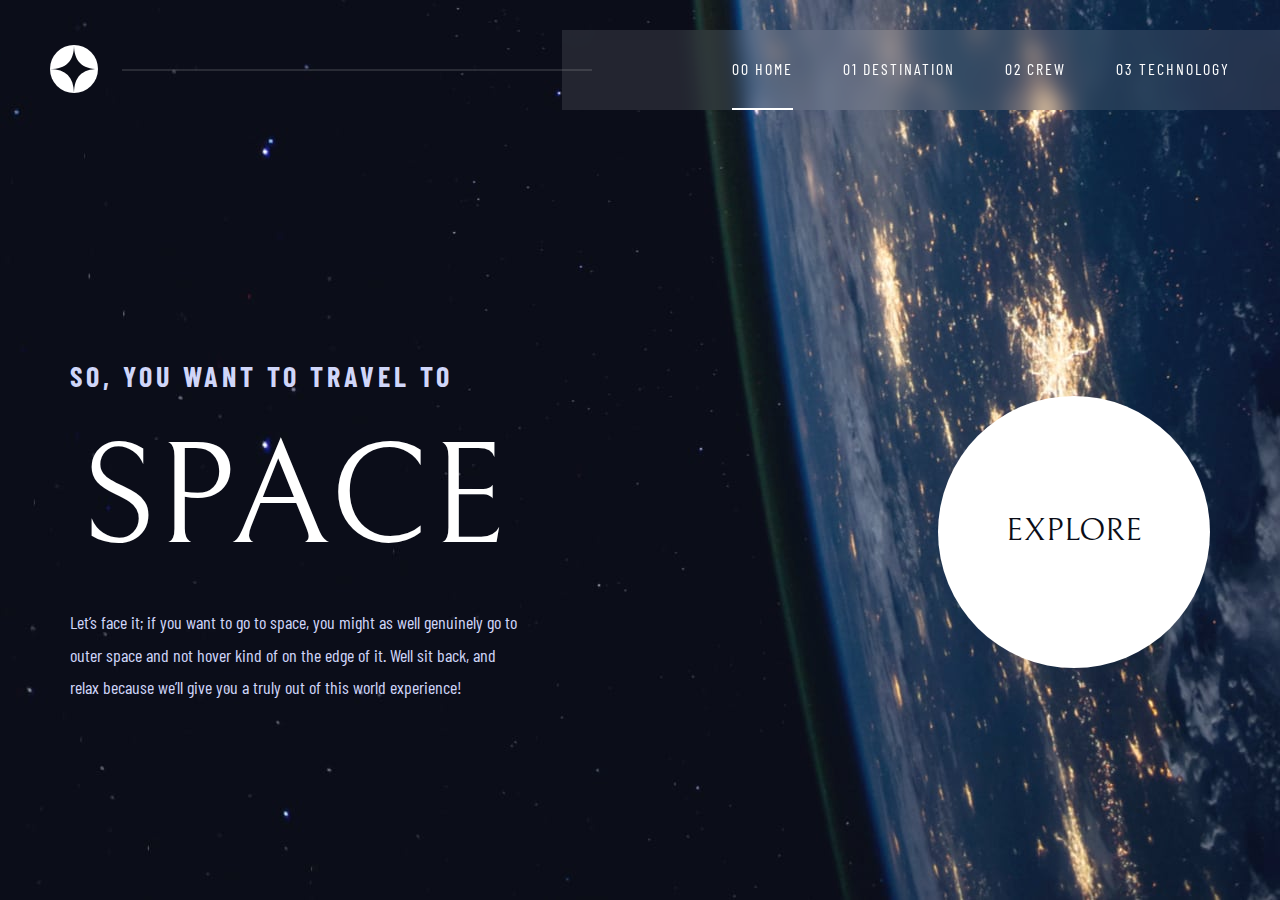
<file: index.html>
<!DOCTYPE html>
<html lang="en">
  <head>
    <meta charset="UTF-8" />
    <meta name="viewport" content="width=device-width, initial-scale=1.0" />
    <!-- Fonts -->
    <link rel="preconnect" href="https://fonts.googleapis.com" />
    <link rel="preconnect" href="https://fonts.gstatic.com" crossorigin />
    <link
      href="https://fonts.googleapis.com/css2?family=Barlow+Condensed&family=Bellefair&display=swap"
      rel="stylesheet"
    />
    <!-- Icons -->
    <link rel="stylesheet" href="./assets/css/all.min.css" />
    <!-- Normalize css -->
    <link rel="stylesheet" href="./assets/css/Normalize.css" />
    <!-- Main Style File -->
    <link rel="stylesheet" href="./assets/css/style.css" />
    <title>Space Tourism website</title>
  </head>
  <body>
    <section class="home">
      <header>
        <nav>
          <div class="logo">
            <a href="index.html"
              ><img src="./assets/images/shared/logo.svg" alt="Logo"
            /></a>
          </div>
          <div class="links-container">
            <ul class="links">
              <li class="active"><a href="./index.html">00 Home</a></li>
              <li><a href="destination.html">01 Destination</a></li>
              <li><a href="crew.html">02 Crew</a></li>
              <li><a href="technology.html">03 Technology</a></li>
              <i class="fa-solid fa-x close" style="color: #ffffff"></i>
            </ul>
            <i class="fa-solid fa-bars menu"></i>
          </div>
        </nav>
      </header>
      <main>
        <div class="container">
          <div class="info">
            <h4>So, you want to travel to</h4>
            <h1>SPACE</h1>
            <p>
              Let’s face it; if you want to go to space, you might as well
              genuinely go to outer space and not hover kind of on the edge of
              it. Well sit back, and relax because we’ll give you a truly out of
              this world experience!
            </p>
          </div>
          <a href="destination.html" class="explore">Explore</a>
        </div>
      </main>
    </section>
    <script src="./assets/js/main.js"></script>
  </body>
</html>
</file>
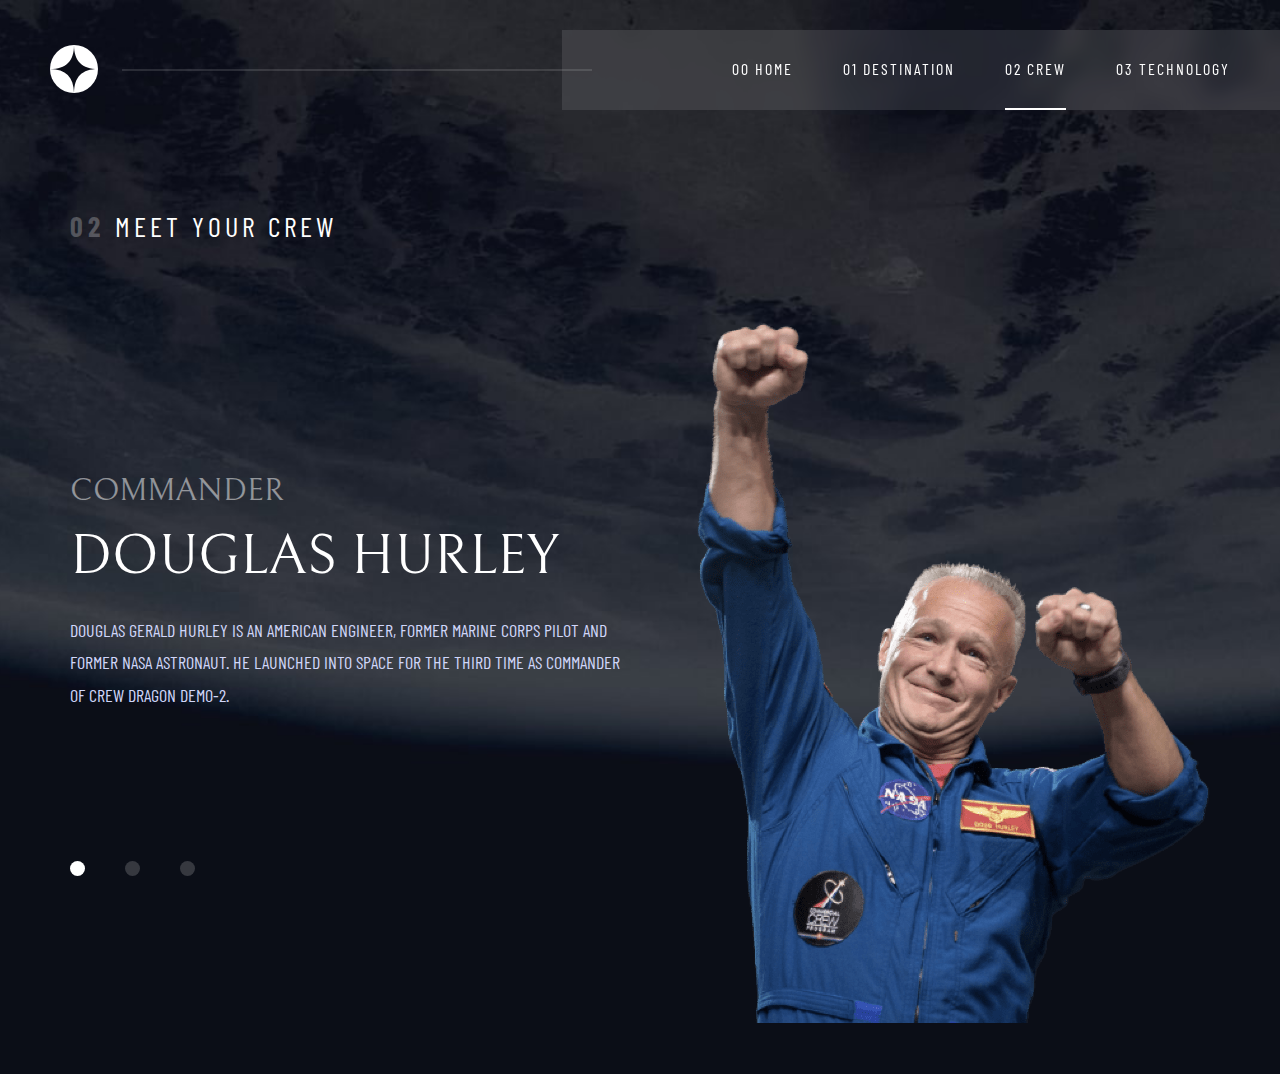
<file: crew.html>
<!DOCTYPE html>
<html lang="en">
  <head>
    <meta charset="UTF-8" />
    <meta name="viewport" content="width=device-width, initial-scale=1.0" />
    <!-- Fonts -->
    <link rel="preconnect" href="https://fonts.googleapis.com" />
    <link rel="preconnect" href="https://fonts.gstatic.com" crossorigin />
    <link
      href="https://fonts.googleapis.com/css2?family=Barlow+Condensed&family=Bellefair&display=swap"
      rel="stylesheet"
    />
    <!-- Icons -->
    <link rel="stylesheet" href="./assets/css/all.min.css" />
    <!-- Normalize css -->
    <link rel="stylesheet" href="./assets/css/Normalize.css" />
    <!-- Main Style File -->
    <link rel="stylesheet" href="./assets/css/style.css" />
    <title>Space Tourism website</title>
  </head>
  <body>
    <section class="crew">
      <header>
        <nav>
          <div class="logo">
            <a href="index.html"
              ><img src="./assets/images/shared/logo.svg" alt="Logo"
            /></a>
          </div>
          <div class="links-container">
            <ul class="links">
              <li><a href="index.html">00 Home</a></li>
              <li><a href="destination.html">01 Destination</a></li>
              <li class="active"><a href="crew.html">02 Crew</a></li>
              <li><a href="technology.html">03 Technology</a></li>
              <i class="fa-solid fa-x close" style="color: #ffffff"></i>
            </ul>
            <i class="fa-solid fa-bars menu"></i>
          </div>
        </nav>
      </header>
      <div class="container">
        <div class="title"><span>02 </span>meet your crew</div>
        <div class="content">
          <div class="info">
            <h2></h2>
            <h1></h1>
            <p></p>
            <ul class="bullets">
              <li class="bullet active"></li>
              <li class="bullet"></li>
              <li class="bullet"></li>
            </ul>
          </div>
          <div class="image">
            <img src="" alt="" />
          </div>
        </div>
      </div>
    </section>
    <script src="./assets/js/main.js"></script>
  </body>
</html>
</file>
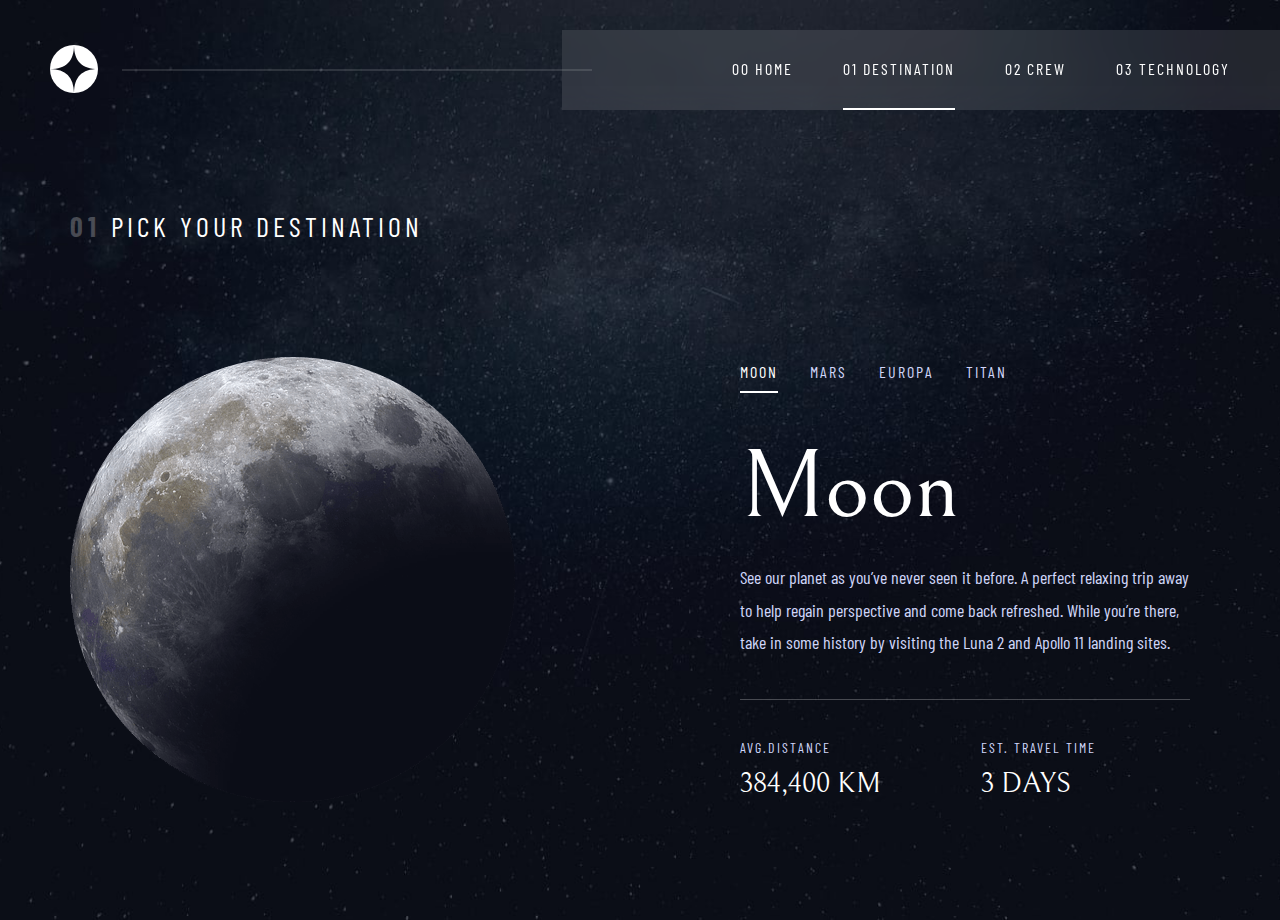
<file: destination.html>
<!DOCTYPE html>
<html lang="en">
  <head>
    <meta charset="UTF-8" />
    <meta name="viewport" content="width=device-width, initial-scale=1.0" />
    <!-- Fonts -->
    <link rel="preconnect" href="https://fonts.googleapis.com" />
    <link rel="preconnect" href="https://fonts.gstatic.com" crossorigin />
    <link
      href="https://fonts.googleapis.com/css2?family=Barlow+Condensed&family=Bellefair&display=swap"
      rel="stylesheet"
    />
    <!-- Icons -->
    <link rel="stylesheet" href="./assets/css/all.min.css" />
    <!-- Normalize css -->
    <link rel="stylesheet" href="./assets/css/Normalize.css" />
    <!-- Main Style File -->
    <link rel="stylesheet" href="./assets/css/style.css" />
    <title>Space Tourism website</title>
  </head>
  <body>
    <section class="destination">
      <header>
        <nav>
          <div class="logo">
            <a href="index.html"
              ><img src="assets/images/shared/logo.svg" alt="Logo"
            /></a>
          </div>
          <div class="links-container">
            <ul class="links">
              <li><a href="index.html">00 Home</a></li>
              <li class="active">
                <a href="destination.html">01 Destination</a>
              </li>
              <li><a href="crew.html">02 Crew</a></li>
              <li><a href="technology.html">03 Technology</a></li>
              <i class="fa-solid fa-x close" style="color: #ffffff"></i>
            </ul>
            <i class="fa-solid fa-bars menu"></i>
          </div>
        </nav>
      </header>
      <main>
        <div class="container">
          <div class="title"><span>01 </span>PICK YOUR DESTINATION</div>
          <div class="content">
            <div class="image"><img src="" alt="" /></div>
            <div class="info">
              <div class="tabs">
                <div class="tab active">Moon</div>
                <div class="tab">Mars</div>
                <div class="tab">Europa</div>
                <div class="tab">Titan</div>
              </div>
              <h1></h1>
              <p></p>
              <span class="line"></span>
              <div class="numbers">
                <div class="distance">
                  <span>AVG.DISTANCE</span>
                  <span></span>
                </div>
                <div class="time">
                  <span>Est. travel time</span>
                  <span></span>
                </div>
              </div>
            </div>
          </div>
        </div>
      </main>
    </section>

    <script src="./assets/js/main.js"></script>
  </body>
</html>
</file>
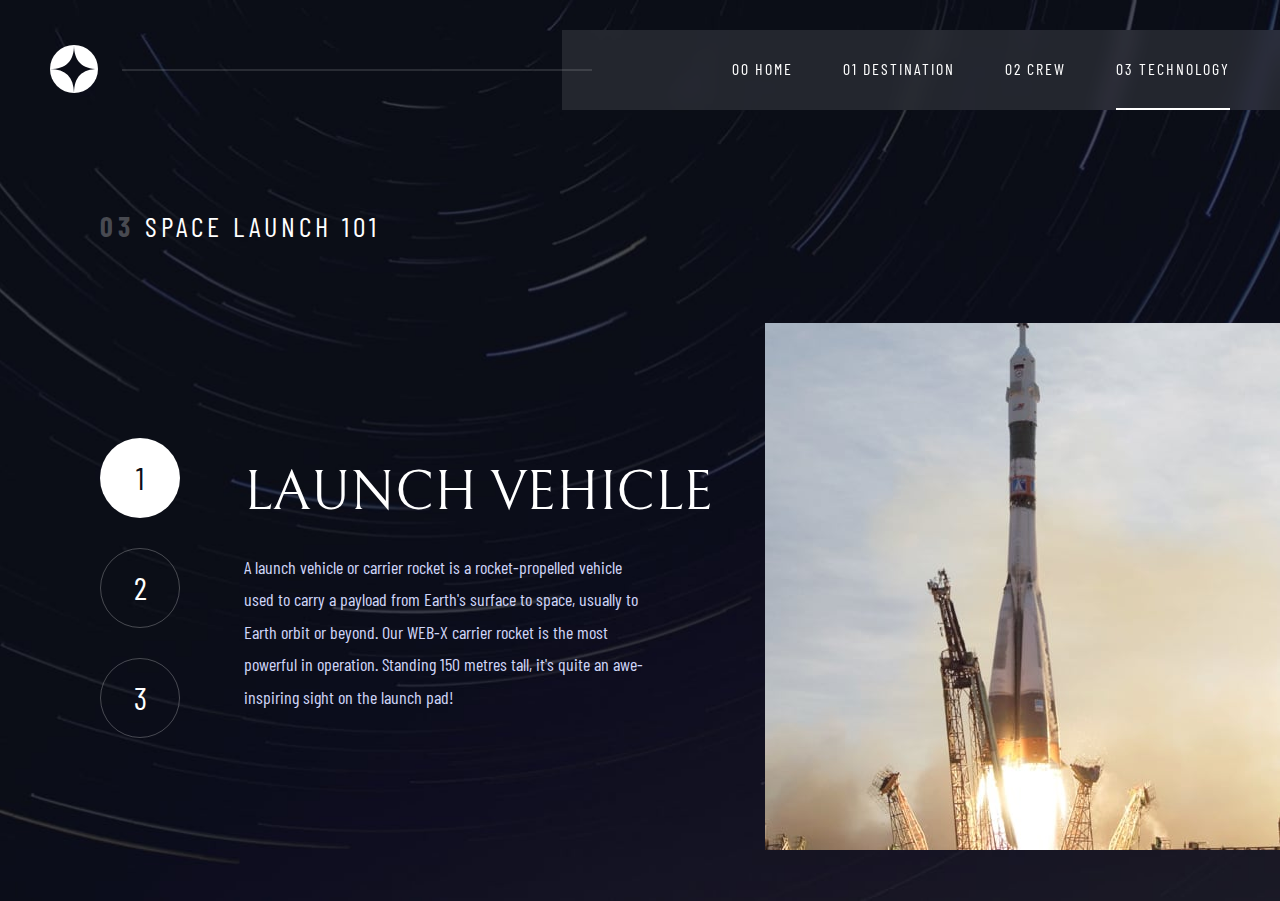
<file: technology.html>
<!DOCTYPE html>
<html lang="en">
  <head>
    <meta charset="UTF-8" />
    <meta name="viewport" content="width=device-width, initial-scale=1.0" />
    <!-- Fonts -->
    <link rel="preconnect" href="https://fonts.googleapis.com" />
    <link rel="preconnect" href="https://fonts.gstatic.com" crossorigin />
    <link
      href="https://fonts.googleapis.com/css2?family=Barlow+Condensed&family=Bellefair&display=swap"
      rel="stylesheet"
    />
    <!-- Icons -->
    <link rel="stylesheet" href="./assets/css/all.min.css" />
    <!-- Normalize css -->
    <link rel="stylesheet" href="./assets/css/Normalize.css" />
    <!-- Main Style File -->
    <link rel="stylesheet" href="./assets/css/style.css" />
    <title>Space Tourism website</title>
  </head>
  <body>
    <section class="technology">
      <header>
        <nav>
          <div class="logo">
            <a href="index.html"
              ><img src="./assets/images/shared/logo.svg" alt="Logo"
            /></a>
          </div>
          <div class="links-container">
            <ul class="links">
              <li><a href="index.html">00 Home</a></li>
              <li><a href="destination.html">01 Destination</a></li>
              <li><a href="crew.html">02 Crew</a></li>
              <li class="active">
                <a href="technology.html">03 Technology</a>
              </li>
              <i class="fa-solid fa-x close" style="color: #ffffff"></i>
            </ul>
            <i class="fa-solid fa-bars menu"></i>
          </div>
        </nav>
      </header>
      <div class="title"><span>03 </span>Space Launch 101</div>
      <div class="content">
        <div class="info">
          <div class="options">
            <div class="option active">1</div>
            <div class="option">2</div>
            <div class="option">3</div>
          </div>
          <div class="text">
            <h2></h2>
            <h1></h1>
            <p></p>
          </div>
        </div>
        <div class="image">
          <img src="" alt="" />
        </div>
      </div>
    </section>
    <script src="./assets/js/main.js"></script>
  </body>
</html>
</file>
<file: assets/css/style.css>
:root {
  --color-1: #0b0d17;
  --color-2: #d0d6f9;
}
* {
  -webkit-box-sizing: border-box;
  -moz-box-sizing: border-box;
  box-sizing: border-box;
}
html {
  scroll-behavior: smooth;
}
body {
  font-family: "Barlow Condensed", serif;
  margin: 0;
}
h1,
h2 {
  font-family: "Bellefair", serif;
}
a {
  text-decoration: none;
  color: white;
}
ul {
  list-style: none;
  padding: 0;
  margin: 0;
}
::-webkit-scrollbar {
  width: 15px;
}
::-webkit-scrollbar-track {
  background-color: var(--color-1);
}
::-webkit-scrollbar-thumb {
  background-color: var(--color-2);
}
::-webkit-scrollbar-thumb:hover {
  background-color: white;
}

/* --------------- The Container ----------------- */
.container {
  padding-left: 15px;
  padding-right: 15px;
  margin-left: auto;
  margin-right: auto;
}
/* Mobile */
@media (min-width: 576px) {
  .container {
    width: 560px;
  }
}
/* Small */
@media (min-width: 768px) {
  .container {
    width: 750px;
  }
}
/* Medium */
@media (min-width: 992px) {
  .container {
    width: 970px;
  }
}
/* Large */
@media (min-width: 1200px) {
  .container {
    width: 1170px;
  }
}
/* Extra Large */
@media (min-width: 1400px) {
  .container {
    width: 1320px;
  }
}
/* ----------------------------------------------- */

/* Start Header For All Pages */
header {
  padding-top: 30px;
}
header nav {
  display: flex;
  align-items: center;
  justify-content: space-between;
}
header nav .logo {
  padding-left: 50px;
  z-index: 2;
}
@media (min-width: 768px) {
  header nav .links {
    background-color: rgba(255, 255, 255, 0.1);
    backdrop-filter: blur(10px);
    display: flex;
    align-items: center;
    gap: 50px;
    position: relative;
    padding-right: 50px;
    padding-left: 170px;
  }
}
@media (max-width: 991px) {
  header nav .links {
    gap: 30px;
  }
}
header nav .links::before {
  content: "";
  height: 1px;
  width: 470px;
  max-width: 100%;
  background-color: rgb(255 255 255 / 25%);
  position: absolute;
  top: 50%;
  transform: translateY(-50%);
  left: -440px;
}
@media (max-width: 991px) {
  header nav .links::before {
    display: none;
  }
}
nav .links li a {
  letter-spacing: 2px;
  text-transform: uppercase;
  position: relative;
  padding: 30px 0px;
  border-bottom: 2px solid transparent;
  transition: 0.3s;
  display: block;
}

nav .links li.active a {
  border-bottom: 2px solid white;
}
nav .links li:not(.active):hover a {
  border-bottom: 2px solid rgba(255, 255, 255, 0.6);
}
nav .links.special li.active a {
  border: none;
  border-right: 6px solid white;
}
nav .links.special li:not(.active):hover a {
  border-bottom: 2px solid transparent;
}

nav .menu {
  display: none;
  color: white;
  padding-right: 40px;
  font-size: 40px;
  cursor: pointer;
}
nav .close {
  display: none;
  position: absolute;
  top: 30px;
  right: 30px;
  font-size: 30px;
  cursor: pointer;
  color: var(--color-2);
}
@media (max-width: 767px) {
  nav .links {
    display: none;
  }
  nav .links.special {
    position: absolute;
    right: 0;
    top: 0;
    padding: 100px 0px 30px 30px;
    background-color: rgba(255, 255, 255, 0.1);
    backdrop-filter: blur(15px);
    color: white;
    display: block;
    width: 70%;
    height: 100%;
    a {
      padding: 10px 0;
      margin: 20px 0;
      display: block;
    }
  }
  nav .menu,
  nav .close {
    display: block;
  }
}
@media (max-width: 575px) {
  header nav .logo {
    padding-left: 20px;
  }
  nav .menu {
    padding-right: 20px;
  }
}
/* End Header For All Pages */
/* ================================================================== */
/* Start Home Page */
.home {
  background-image: url("../images/home/background-home-desktop.jpg");
  background-position: center;
  background-size: cover;
  padding-bottom: 128px;
  min-height: 100dvh;
}
@media (max-width: 767px) {
  .home {
    background-image: url("../images/home/background-home-tablet.jpg");
  }
}
@media (max-width: 575px) {
  .home {
    background-image: url("../images/home/background-home-mobile.jpg");
  }
}
.home main .container {
  display: flex;
  align-items: center;
  justify-content: space-between;
  margin-top: 250px;
}
@media (max-width: 767px) {
  .home main .container {
    flex-direction: column;
    text-align: center;
    gap: 50px;
    margin-top: 128px;
  }
}
.home main .info {
  max-width: 450px;
}
.home main .info h4 {
  color: var(--color-2);
  text-transform: uppercase;
  font-size: 28px;
  margin: 0;
  letter-spacing: 4px;
}
.home main .info h1 {
  color: white;
  font-size: 144px;
  font-weight: normal;
  margin: 0;
  margin-bottom: 24px;
  margin-top: 24px;
  margin-left: 10px;
}
.home main .info p {
  color: var(--color-2);
  font-size: 18px;
  line-height: 180%;
  margin: 0;
}
.home main .explore {
  display: block;
  font-family: "Bellefair", serif;
  border-radius: 50%;
  background-color: white;
  color: var(--color-1);
  text-transform: uppercase;
  font-size: 32px;
  width: 272px;
  height: 272px;
  display: flex;
  justify-content: center;
  align-items: center;
  cursor: pointer;
  transition: 0.3s;
}
.home main .explore:hover {
  box-shadow: 0 0 0 70px rgba(255, 255, 255, 0.15);
  color: rgb(11 13 23 / 50%);
}

@media (max-width: 575px) {
  .home main .container {
    margin-top: 50px;
  }
  .home main .info h4 {
    font-size: 16px;
  }
  .home main .info h1 {
    font-size: 80px;
  }
  .home main .info p {
    font-size: 15px;
  }
  .home main .explore {
    width: 144px;
    height: 144px;
    font-size: 18px;
  }
}
/* End Home Page */
/* ================================================================== */
/* Start Destination Page */
.destination {
  background-image: url("../images/destination/background-destination-desktop.jpg");
  background-position: center;
  background-size: cover;
  padding-bottom: 100px;
  min-height: 100dvh;
}
.destination .title {
  color: white;
  font-size: 28px;
  text-transform: uppercase;
  letter-spacing: 4px;
  margin: 100px 0;
  span {
    color: rgb(255 255 255 / 25%);
    font-weight: bold;
    letter-spacing: 4.7px;
  }
}
.destination .content {
  display: flex;
  justify-content: space-between;
  align-items: center;
  gap: 30px;
}
.destination .info {
  max-width: 600px;
  padding: 20px;
}
.destination .info .tabs {
  display: flex;
  gap: 32px;
  text-transform: uppercase;
  letter-spacing: 2px;
  margin-bottom: 40px;
}
.destination .info .tabs .tab {
  padding-bottom: 10px;
  cursor: pointer;
  color: var(--color-2);
}
.destination .info .tabs .tab:not(.active):hover {
  border-bottom: 2px solid var(--color-2);
}
.destination .info .tabs .tab.active {
  color: white;
  border-bottom: 2px solid white;
}
.destination .info h1 {
  color: white;
  font-size: 96px;
  margin: 0;
  margin-bottom: 16px;
  font-weight: normal;
}
.destination .info p {
  color: var(--color-2);
  font-size: 18px;
  margin-bottom: 40px;
  line-height: 180%;
  max-width: 450px;
}
.destination .info .line {
  background-color: rgb(255 255 255 / 25%);
  height: 1px;
  width: 100%;
  margin-bottom: 40px;
  display: block;
}
.destination .info .numbers {
  display: flex;
  align-items: center;
  gap: 100px;
  text-transform: uppercase;
}
.destination .info .distance span:first-of-type,
.destination .info .time span:first-of-type {
  font-size: 14px;
  letter-spacing: 2px;
  color: var(--color-2);
  display: block;
  margin-bottom: 12px;
}
.destination .info .distance span:nth-child(2),
.destination .info .time span:nth-child(2) {
  font-size: 28px;
  color: white;
  font-family: "Bellefair", serif;
}
@media (max-width: 991px) {
  .destination .content img {
    width: 400px;
  }
  .destination .content .numbers {
    gap: 0px;
    justify-content: space-between;
  }
}
@media (max-width: 767px) {
  .destination {
    background-image: url("../images/destination/background-destination-tablet.jpg");
    padding-bottom: 30px;
  }
  .destination .title {
    margin-bottom: 100px;
    font-size: 20px;
    margin-top: 50px;
  }
  .destination .content {
    flex-direction: column;
    text-align: center;
  }
  .destination .content .tabs {
    width: 100%;
    justify-content: center;
    margin-bottom: 24px;
  }
  .destination .content img {
    width: 300px;
  }
  .destination .content h1 {
    font-size: 80px;
  }
  .destination .info p,
  .destination .info .line {
    margin-bottom: 24px;
  }
  .destination .content .numbers {
    width: 100%;
    justify-content: center;
    gap: 100px;
  }
}
@media (max-width: 575px) {
  .destination {
    background-image: url("../images/destination/background-destination-mobile.jpg");
    padding-bottom: 30px;
  }
  .destination .title {
    text-align: center;
    font-size: 16px;
    margin-bottom: 80px;
  }
  .destination .content {
    flex-direction: column;
    text-align: center;
  }
  .destination .content .tabs {
    width: 100%;
    justify-content: center;
    margin-bottom: 24px;
    font-size: 14px;
  }
  .destination .content img {
    width: 150px;
  }
  .destination .content h1 {
    font-size: 56px;
  }
  .destination .info p,
  .destination .info .line {
    margin-bottom: 24px;
  }
  .destination .info p {
    font-size: 15px;
  }
  .destination .content .numbers {
    width: 100%;
    gap: 24px;
    flex-direction: column;
  }
}
/* End Destination Page */
/* ================================================================== */
/* Start Crew Page */
.crew {
  background-image: url("../images/crew/background-crew-desktop.jpg");
  background-position: center;
  background-size: cover;
  padding-bottom: 48px;
  min-height: 100dvh;
}
.crew .title {
  color: white;
  font-size: 28px;
  text-transform: uppercase;
  letter-spacing: 4px;
  margin: 100px 0 80px;
  span {
    color: rgb(255 255 255 / 25%);
    font-weight: bold;
    letter-spacing: 4.7px;
  }
}
.crew .content {
  display: flex;
  align-items: center;
  justify-content: space-between;
}
.crew .content .info {
  max-width: 550px;
  text-transform: uppercase;
}
.crew .info h2 {
  color: rgb(255 255 255 / 50%);
  font-size: 32px;
  font-weight: normal;
  margin: 0;
  margin-bottom: 16px;
}
.crew .info h1 {
  color: white;
  font-size: 56px;
  font-weight: normal;
  margin: 0;
  margin-bottom: 24px;
}
.crew .info p {
  color: var(--color-2);
  font-size: 18px;
  line-height: 180%;
}
.crew .bullets {
  display: flex;
  align-items: center;
  gap: 40px;
  margin-top: 150px;
}
.crew .bullets li {
  width: 15px;
  height: 15px;
  border-radius: 50%;
  background-color: rgb(255 255 255 / 17.5%);
  cursor: pointer;
}
.crew .bullets li.active {
  background-color: white;
}
.crew .bullets li:not(.active):hover {
  background-color: rgb(255 255 255 / 50%);
}
@media (max-width: 991px) {
  .crew .content img {
    width: 100%;
  }
}
@media (max-width: 767px) {
  .crew {
    background-image: url("../images/crew/background-crew-tablet.jpg");
    padding: 0;
  }
  .crew .title {
    font-size: 20px;
    margin-top: 50px;
  }
  .crew .content {
    flex-direction: column;
    gap: 32px;
  }
  .crew .info {
    text-align: center;
  }
  .crew .info h2 {
    font-size: 24px;
    margin-bottom: 16px;
  }
  .crew .info h1 {
    font-size: 40px;
    margin-bottom: 24px;
  }
  .crew .info p {
    font-size: 16px;
    margin-bottom: 24px;
  }
  .crew .info .bullets {
    width: 100%;
    justify-content: center;
    margin: 0;
  }
  .crew .content img {
    width: 100%;
  }
}
@media (max-width: 575px) {
  .crew {
    background-image: url("../images/crew/background-crew-mobile.jpg");
    padding-bottom: 24px;
  }
  .crew .title {
    font-size: 16px;
    text-align: center;
  }
  .crew .content {
    flex-direction: column;
    gap: 32px;
  }
  .crew .info {
    text-align: center;
  }
  .crew .info h2 {
    font-size: 18px;
    margin-bottom: 8px;
  }
  .crew .info h1 {
    font-size: 24px;
    margin-bottom: 24px;
  }
  .crew .info p {
    font-size: 15px;
    margin-bottom: 24px;
  }
  .crew .info .bullets {
    width: 100%;
    justify-content: center;
    margin: 0;
  }
  .crew .content img {
    width: 270px;
  }
}
/* End Crew Page */
/* ================================================================== */
/* Start Technology Page */
.technology {
  background-image: url("../images/technology/background-technology-desktop.jpg");
  background-position: center;
  background-size: cover;
  padding-bottom: 48px;
  min-height: 100dvh;
}
.technology .title {
  color: white;
  font-size: 28px;
  text-transform: uppercase;
  letter-spacing: 4px;
  margin: 100px 0 80px;
  padding-left: 100px;
  span {
    color: rgb(255 255 255 / 25%);
    font-weight: bold;
    letter-spacing: 4.7px;
  }
}
.technology .content {
  display: flex;
  align-items: center;
  justify-content: space-between;
  gap: 32px;
  padding-left: 100px;
}
.technology .info {
  display: flex;
  align-items: center;
  gap: 64px;
}
.technology .info .options {
  display: flex;
  flex-direction: column;
  gap: 30px;
}
.technology .info .option {
  width: 80px;
  height: 80px;
  border-radius: 50%;
  border: 1px solid rgb(255 255 255 / 25%);
  display: flex;
  align-items: center;
  justify-content: center;
  color: white;
  font-size: 32px;
  cursor: pointer;
}
.technology .info .option.active {
  background-color: white;
  color: var(--color-1);
}
.technology .info .option:not(.active):hover {
  border: 1px solid white;
}
.technology .info h2 {
  color: rgb(255 255 255 / 50%);
  font-size: 32px;
  font-weight: normal;
  margin: 0;
  margin-bottom: 16px;
  text-transform: uppercase;
}
.technology .info h1 {
  color: white;
  font-size: 56px;
  font-weight: normal;
  margin: 0;
  margin-bottom: 26px;
  text-transform: uppercase;
}
.technology .info p {
  color: var(--color-2);
  font-size: 18px;
  line-height: 180%;
  max-width: 410px;
}
.technology .content img {
  width: 100%;
}
@media (max-width: 991px) {
  .technology .content {
    padding: 0;
  }
  .technology .content {
    flex-direction: column-reverse;
  }
  .technology .info {
    flex-direction: column;
    text-align: center;
    gap: 40px;
  }
  .technology .info .options {
    flex-direction: row;
  }
  .technology .info p {
    max-width: 500px;
    margin: 0 auto;
  }
}
@media (max-width: 767px) {
  .technology .title {
    margin-top: 50px;
    font-size: 20px;
  }
}
@media (max-width: 575px) {
  .technology .title {
    text-align: center;
    padding-left: 15px;
    padding-right: 15px;
    font-size: 16px;
  }
  .technology .content {
    flex-direction: column-reverse;
  }
  .technology .info {
    flex-direction: column;
    text-align: center;
    gap: 40px;
    padding-left: 15px;
    padding-right: 15px;
  }
  .technology .info h2 {
    font-size: 18px;
  }
  .technology .info h1 {
    font-size: 24px;
  }
  .technology .info .options {
    flex-direction: row;
    gap: 20px;
  }
  .technology .info .option {
    width: 40px;
    height: 40px;
    font-size: 18px;
  }
  .technology .info p {
    max-width: 100%;
    font-size: 15px;
    margin: 0 auto;
  }
}
/* End Technology Page */
</file>
